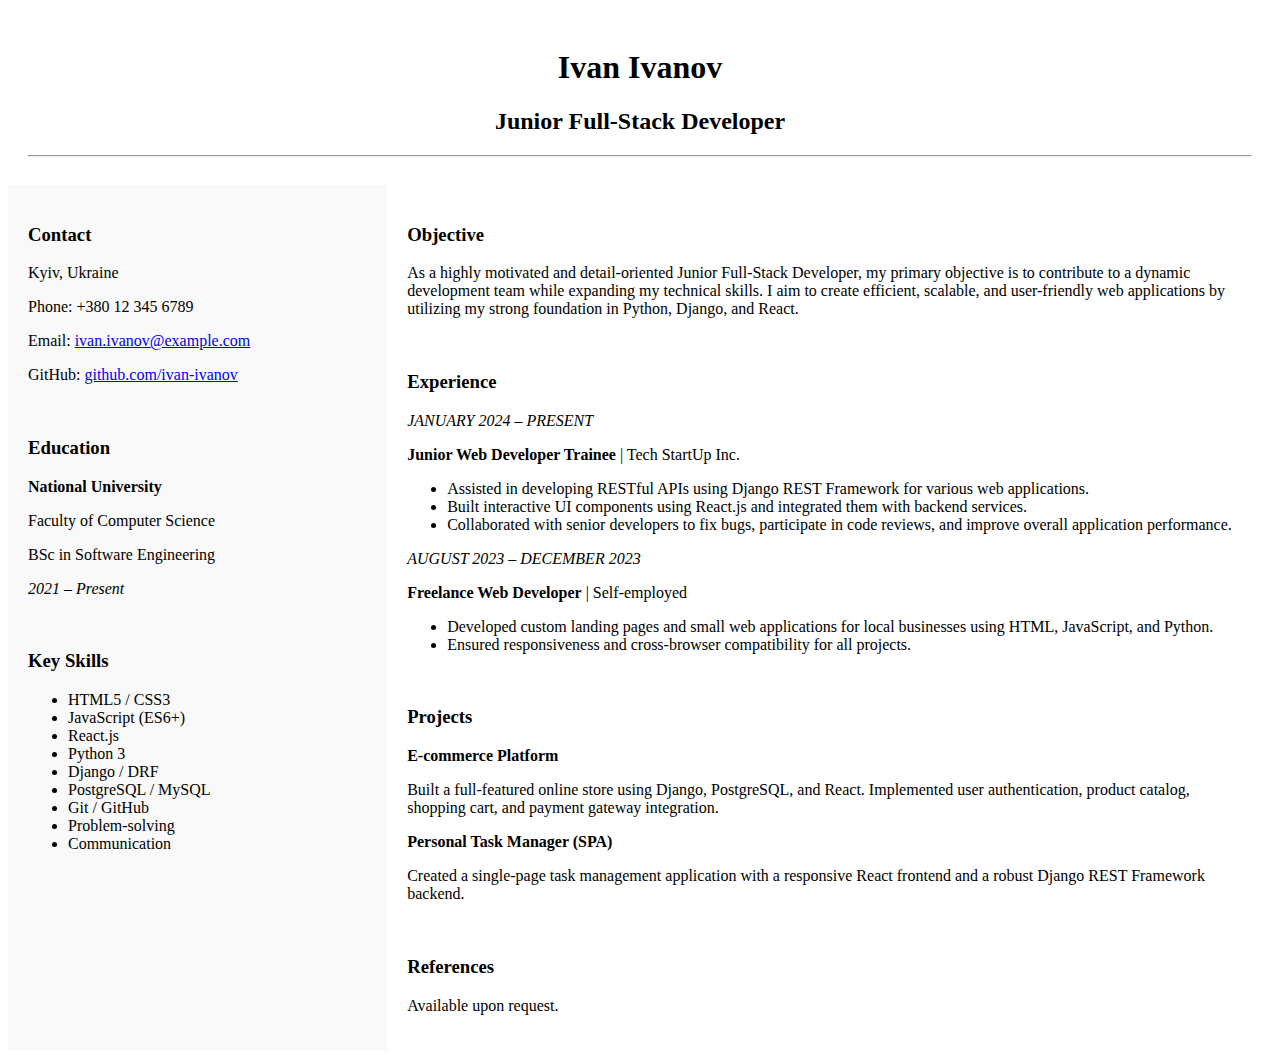
<file: lab_2/index.html>
<!DOCTYPE html>
<html lang="en">

<head>
    <meta charset="UTF-8">
    <meta name="viewport" content="width=device-width, initial-scale=1.0">
    <title>Ivan Ivanov - Junior Full-Stack Developer CV</title>
</head>

<body>
    <table width="100%" cellspacing="0" cellpadding="20" border="0">
        <tr>
            <td colspan="2" valign="top">
                <center>
                    <h1>Ivan Ivanov</h1>
                    <h2>Junior Full-Stack Developer</h2>
                </center>
                <hr>
            </td>
        </tr>
        <tr>
            <!-- Left Column -->
            <td width="30%" valign="top" bgcolor="#f9f9f9">
                <!-- Contact Section -->
                <h3>Contact</h3>
                <p>Kyiv, Ukraine</p>
                <p>Phone: +380 12 345 6789</p>
                <p>Email: <a href="mailto:ivan.ivanov@example.com">ivan.ivanov@example.com</a></p>
                <p>GitHub: <a href="https://github.com/ivan-ivanov">github.com/ivan-ivanov</a></p>
                <br>

                <!-- Education Section -->
                <h3>Education</h3>
                <p><strong>National University</strong></p>
                <p>Faculty of Computer Science</p>
                <p>BSc in Software Engineering</p>
                <p><em>2021 – Present</em></p>
                <br>

                <!-- Key Skills Section -->
                <h3>Key Skills</h3>
                <ul>
                    <li>HTML5 / CSS3</li>
                    <li>JavaScript (ES6+)</li>
                    <li>React.js</li>
                    <li>Python 3</li>
                    <li>Django / DRF</li>
                    <li>PostgreSQL / MySQL</li>
                    <li>Git / GitHub</li>
                    <li>Problem-solving</li>
                    <li>Communication</li>
                </ul>
            </td>

            <!-- Right Column -->
            <td width="70%" valign="top">
                <!-- Objective Section -->
                <h3>Objective</h3>
                <p>As a highly motivated and detail-oriented Junior Full-Stack Developer, my primary objective is to
                    contribute to a dynamic development team while expanding my technical skills. I aim to create
                    efficient, scalable, and user-friendly web applications by utilizing my strong foundation in Python,
                    Django, and React.</p>
                <br>

                <!-- Experience Section -->
                <h3>Experience</h3>
                <p><em>JANUARY 2024 – PRESENT</em></p>
                <p><strong>Junior Web Developer Trainee</strong> | Tech StartUp Inc.</p>
                <ul>
                    <li>Assisted in developing RESTful APIs using Django REST Framework for various web applications.
                    </li>
                    <li>Built interactive UI components using React.js and integrated them with backend services.</li>
                    <li>Collaborated with senior developers to fix bugs, participate in code reviews, and improve
                        overall application performance.</li>
                </ul>

                <p><em>AUGUST 2023 – DECEMBER 2023</em></p>
                <p><strong>Freelance Web Developer</strong> | Self-employed</p>
                <ul>
                    <li>Developed custom landing pages and small web applications for local businesses using HTML,
                        JavaScript, and Python.</li>
                    <li>Ensured responsiveness and cross-browser compatibility for all projects.</li>
                </ul>
                <br>

                <!-- Projects Section -->
                <h3>Projects</h3>
                <p><strong>E-commerce Platform</strong></p>
                <p>Built a full-featured online store using Django, PostgreSQL, and React. Implemented user
                    authentication, product catalog, shopping cart, and payment gateway integration.</p>

                <p><strong>Personal Task Manager (SPA)</strong></p>
                <p>Created a single-page task management application with a responsive React frontend and a robust
                    Django REST Framework backend.</p>
                <br>

                <!-- References Section -->
                <h3>References</h3>
                <p>Available upon request.</p>
            </td>
        </tr>
    </table>
</body>

</html>
</file>
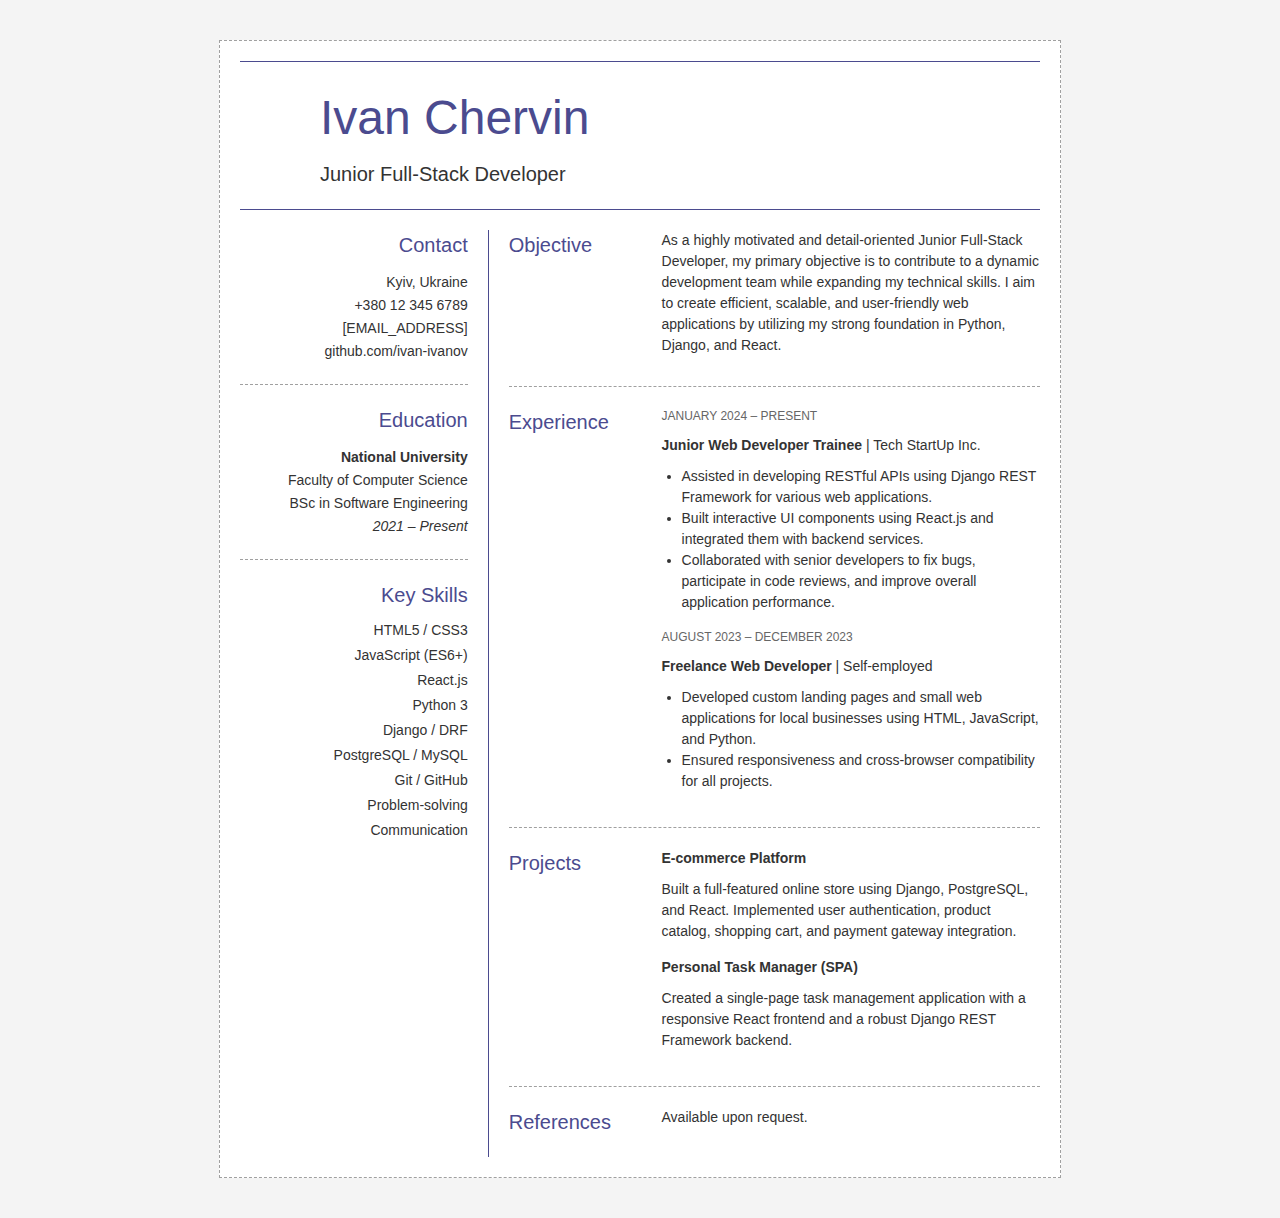
<file: lab_3/index.html>
<!DOCTYPE html>
<html lang="en">

<head>
    <meta charset="UTF-8">
    <meta name="viewport" content="width=device-width, initial-scale=1.0">
    <title>Ivan Chervin - Junior Full-Stack Developer CV</title>
    <link rel="stylesheet" href="styles.css">
</head>

<body>
    <div class="container">
        <!-- Header -->
        <header class="header">
            <h1 class="name">Ivan Chervin</h1>
            <h2 class="title">Junior Full-Stack Developer</h2>
        </header>

        <div class="content-wrapper">
            <!-- Left Column: Sidebar -->
            <aside class="sidebar">
                <section class="section side-section">
                    <h3 class="section-title">Contact</h3>
                    <div class="section-content text-right">
                        <p>Kyiv, Ukraine</p>
                        <p>+380 12 345 6789</p>
                        <p><a href="mailto:ivan.ivanov@example.com">[EMAIL_ADDRESS]</a></p>
                        <p><a href="https://github.com/ivan-ivanov">github.com/ivan-ivanov</a></p>
                    </div>
                </section>

                <section class="section side-section">
                    <h3 class="section-title">Education</h3>
                    <div class="section-content text-right">
                        <p><strong>National University</strong></p>
                        <p>Faculty of Computer Science</p>
                        <p>BSc in Software Engineering</p>
                        <p><em>2021 – Present</em></p>
                    </div>
                </section>

                <section class="section side-section">
                    <h3 class="section-title">Key Skills</h3>
                    <div class="section-content text-right">
                        <ul class="skills-list">
                            <li>HTML5 / CSS3</li>
                            <li>JavaScript (ES6+)</li>
                            <li>React.js</li>
                            <li>Python 3</li>
                            <li>Django / DRF</li>
                            <li>PostgreSQL / MySQL</li>
                            <li>Git / GitHub</li>
                            <li>Problem-solving</li>
                            <li>Communication</li>
                        </ul>
                    </div>
                </section>
            </aside>

            <!-- Right Column: Main Content -->
            <main class="main-content">
                <section class="section main-section">
                    <h3 class="section-title">Objective</h3>
                    <div class="section-content">
                        <p>As a highly motivated and detail-oriented Junior Full-Stack Developer, my primary objective
                            is to contribute to a dynamic development team while expanding my technical skills. I aim to
                            create efficient, scalable, and user-friendly web applications by utilizing my strong
                            foundation in Python, Django, and React.</p>
                    </div>
                </section>

                <section class="section main-section">
                    <h3 class="section-title">Experience</h3>
                    <div class="section-content">
                        <div class="job">
                            <p class="date">JANUARY 2024 – PRESENT</p>
                            <p class="job-title"><strong>Junior Web Developer Trainee</strong> | Tech StartUp Inc.</p>
                            <ul>
                                <li>Assisted in developing RESTful APIs using Django REST Framework for various web
                                    applications.</li>
                                <li>Built interactive UI components using React.js and integrated them with backend
                                    services.</li>
                                <li>Collaborated with senior developers to fix bugs, participate in code reviews, and
                                    improve overall application performance.</li>
                            </ul>
                        </div>

                        <div class="job">
                            <p class="date">AUGUST 2023 – DECEMBER 2023</p>
                            <p class="job-title"><strong>Freelance Web Developer</strong> | Self-employed</p>
                            <ul>
                                <li>Developed custom landing pages and small web applications for local businesses using
                                    HTML, JavaScript, and Python.</li>
                                <li>Ensured responsiveness and cross-browser compatibility for all projects.</li>
                            </ul>
                        </div>
                    </div>
                </section>

                <section class="section main-section">
                    <h3 class="section-title">Projects</h3>
                    <div class="section-content">
                        <div class="project">
                            <p><strong>E-commerce Platform</strong></p>
                            <p>Built a full-featured online store using Django, PostgreSQL, and React. Implemented user
                                authentication, product catalog, shopping cart, and payment gateway integration.</p>
                        </div>
                        <div class="project">
                            <p><strong>Personal Task Manager (SPA)</strong></p>
                            <p>Created a single-page task management application with a responsive React frontend and a
                                robust Django REST Framework backend.</p>
                        </div>
                    </div>
                </section>

                <section class="section main-section">
                    <h3 class="section-title">References</h3>
                    <div class="section-content">
                        <p>Available upon request.</p>
                    </div>
                </section>
            </main>
        </div>
    </div>
</body>

</html>
</file>
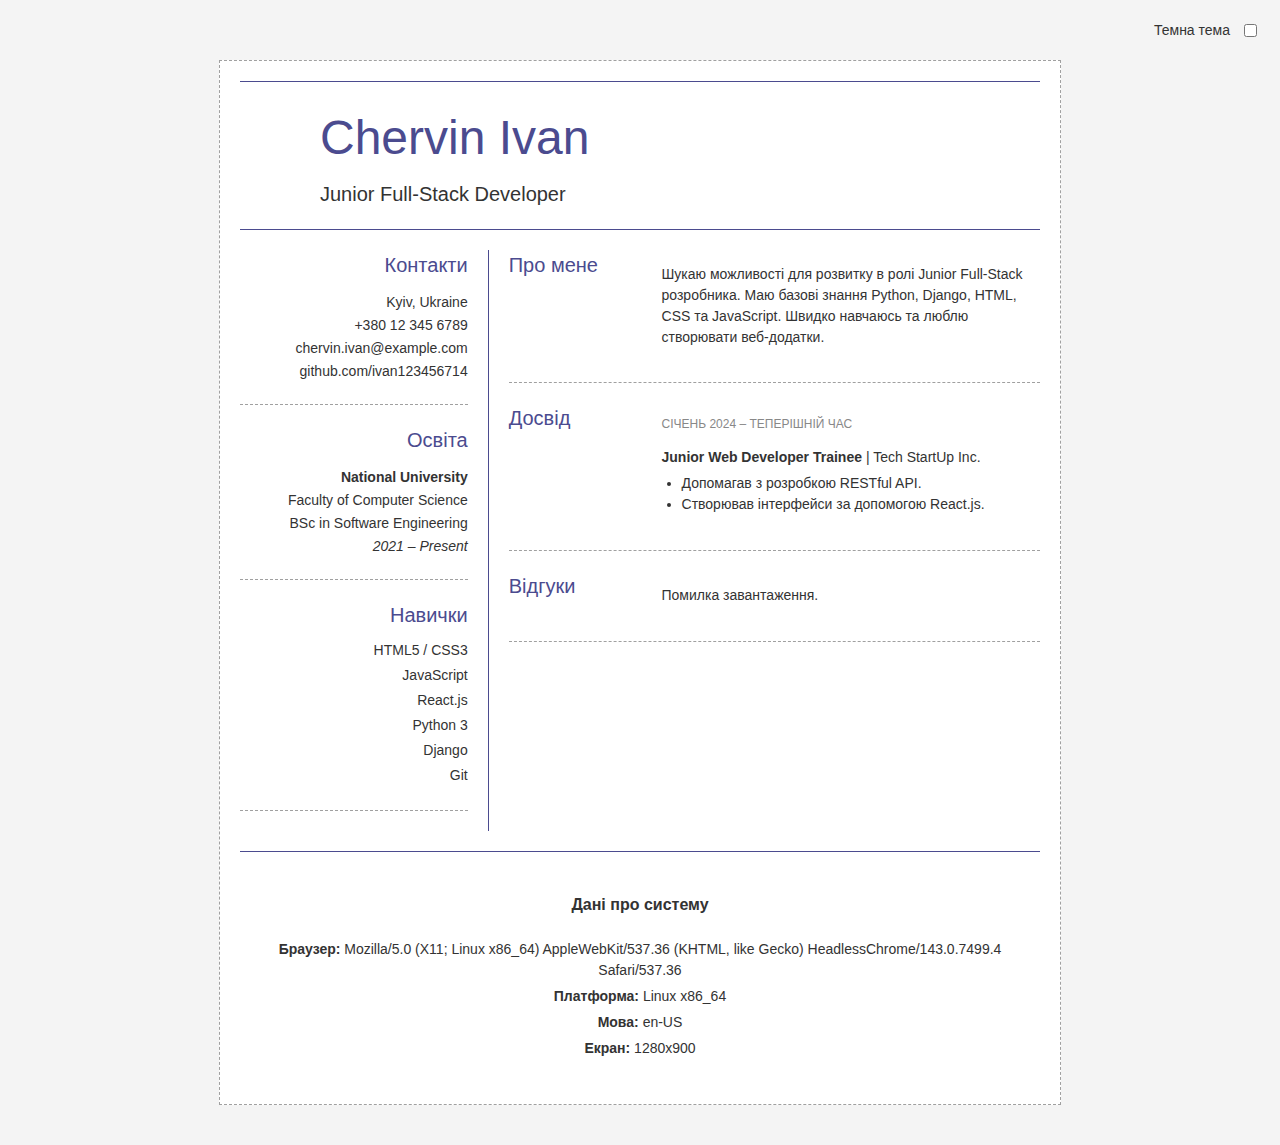
<file: lab_4/index.html>
<!DOCTYPE html>
<html lang="uk">

<head>
    <meta charset="UTF-8">
    <meta name="viewport" content="width=device-width, initial-scale=1.0">
    <title>CV & Lab 4 - Chervin Ivan</title>
    <link rel="stylesheet" href="styles.css">
</head>

<body>
    <div class="theme-switch-wrapper">
        <label for="theme-toggle">Темна тема</label>
        <input type="checkbox" id="theme-toggle">
    </div>

    <!-- Модальне вікно для форми -->
    <div id="feedback-modal" class="modal" style="display: none;">
        <div class="modal-content">
            <span class="close" id="close-modal">&times;</span>
            <h2>Зворотній зв'язок</h2>
            <form action="https://formspree.io/f/xeelvoqe" method="POST">
                <div class="form-group">
                    <label for="name">Ім'я:</label>
                    <input type="text" id="name" name="name" required>
                </div>
                <div class="form-group">
                    <label for="email">Email:</label>
                    <input type="email" id="email" name="email" required>
                </div>
                <div class="form-group">
                    <label for="phone">Номер телефону:</label>
                    <input type="tel" id="phone" name="phone" required>
                </div>
                <div class="form-group">
                    <label for="message">Повідомлення:</label>
                    <textarea id="message" name="message" rows="4" required></textarea>
                </div>
                <button type="submit" class="submit-btn">Відправити</button>
            </form>
        </div>
    </div>

    <div class="container">
        <header class="header">
            <h1 class="name">Chervin Ivan</h1>
            <h2 class="title">Junior Full-Stack Developer</h2>
        </header>

        <div class="content-wrapper">
            <aside class="sidebar">
                <section class="section side-section">
                    <h3 class="section-title">Контакти</h3>
                    <div class="section-content text-right">
                        <p>Kyiv, Ukraine</p>
                        <p>+380 12 345 6789</p>
                        <p><a href="mailto:chervin.ivan@example.com">chervin.ivan@example.com</a></p>
                        <p><a href="https://github.com/ivan123456714">github.com/ivan123456714</a></p>
                    </div>
                </section>

                <section class="section side-section">
                    <h3 class="section-title">Освіта</h3>
                    <div class="section-content text-right">
                        <p><strong>National University</strong></p>
                        <p>Faculty of Computer Science</p>
                        <p>BSc in Software Engineering</p>
                        <p><em>2021 – Present</em></p>
                    </div>
                </section>

                <section class="section side-section">
                    <h3 class="section-title">Навички</h3>
                    <div class="section-content text-right">
                        <ul class="skills-list">
                            <li>HTML5 / CSS3</li>
                            <li>JavaScript</li>
                            <li>React.js</li>
                            <li>Python 3</li>
                            <li>Django</li>
                            <li>Git</li>
                        </ul>
                    </div>
                </section>
            </aside>

            <main class="main-content">
                <section class="section main-section">
                    <h3 class="section-title">Про мене</h3>
                    <div class="section-content">
                        <p>Шукаю можливості для розвитку в ролі Junior Full-Stack розробника. Маю базові знання Python,
                            Django, HTML, CSS та JavaScript. Швидко навчаюсь та люблю створювати веб-додатки.</p>
                    </div>
                </section>

                <section class="section main-section">
                    <h3 class="section-title">Досвід</h3>
                    <div class="section-content">
                        <div class="job">
                            <p class="date">СІЧЕНЬ 2024 – ТЕПЕРІШНІЙ ЧАС</p>
                            <p class="job-title"><strong>Junior Web Developer Trainee</strong> | Tech StartUp Inc.</p>
                            <ul>
                                <li>Допомагав з розробкою RESTful API.</li>
                                <li>Створював інтерфейси за допомогою React.js.</li>
                            </ul>
                        </div>
                    </div>
                </section>

                <!-- Коментарі з сервера -->
                <section class="section main-section" id="employer-comments-section">
                    <h3 class="section-title">Відгуки</h3>
                    <div class="section-content" id="comments-container">
                        <p>Завантаження відгуків...</p>
                    </div>
                </section>

            </main>
        </div>

        <footer class="footer">
            <h4>Дані про систему</h4>
            <div id="os-info"></div>
        </footer>
    </div>

    <script src="script.js"></script>
</body>

</html>
</file>
<file: lab_3/styles.css>
:root {
    --primary-color: #4b4b8f; /* Blue-purple from the example */
    --text-color: #333;
    --border-color: #4b4b8f; 
    --dashed-border: #a0a0a0; /* For outer bounds if we want, or simple grey */
}

body {
    font-family: Arial, Helvetica, sans-serif;
    color: var(--text-color);
    background-color: #f4f4f4;
    margin: 0;
    padding: 40px 0;
    line-height: 1.5;
}

.container {
    max-width: 800px;
    margin: 0 auto;
    background-color: #fff;
    border: 1px dashed var(--dashed-border);
    padding: 20px;
}

/* Header */
.header {
    border-top: 1px solid var(--border-color);
    border-bottom: 1px solid var(--border-color);
    padding: 20px 10%;
    margin-bottom: 20px;
}

.name {
    margin: 0;
    font-size: 48px;
    font-weight: normal;
    color: var(--primary-color);
}

.title {
    margin: 5px 0 0 0;
    font-size: 20px;
    font-weight: normal;
    color: var(--text-color);
}

.content-wrapper {
    display: flex;
    flex-direction: row;
}

/* Sidebar (Left Column) */
.sidebar {
    width: 30%;
    border-right: 1px solid var(--border-color);
    padding-right: 20px;
}

.text-right {
    text-align: right;
}

.side-section {
    border-bottom: 1px dashed var(--dashed-border);
    padding-bottom: 20px;
    margin-bottom: 20px;
    display: flex;
    flex-direction: column;
}

.side-section h3 {
    text-align: right;
    margin-top: 0;
    font-weight: normal;
    font-size: 20px;
    color: var(--primary-color);
    margin-bottom: 10px;
}

.side-section p {
    margin: 2px 0;
    font-size: 14px;
}

.side-section a {
    color: var(--text-color);
    text-decoration: none;
}

.skills-list {
    list-style: none;
    padding: 0;
    margin: 0;
    font-size: 14px;
}

.skills-list li {
    margin-bottom: 4px;
}

/* Main Content (Right Column) */
.main-content {
    width: 70%;
    padding-left: 20px;
}

.main-section {
    border-bottom: 1px dashed var(--dashed-border);
    padding-bottom: 20px;
    margin-bottom: 20px;
    display: flex;
    flex-direction: row;
}

/* Specific alignments like in the image where title is on left and content on right in the sections themselves */
.main-section {
    display: flex;
    gap: 20px;
    align-items: flex-start;
}

.main-section .section-title {
    width: 25%;
    margin-top: 0;
    font-weight: normal;
    font-size: 20px;
    color: var(--primary-color);
    flex-shrink: 0;
}

.main-section .section-content {
    width: 75%;
    font-size: 14px;
}

.main-section .section-content p {
    margin-top: 0;
    margin-bottom: 10px;
}

.job, .project {
    margin-bottom: 15px;
}

.date {
    font-size: 12px;
    color: #666;
    margin-bottom: 2px;
    text-transform: uppercase;
}

.job-title {
    margin-bottom: 5px;
}

.job ul {
    margin-top: 5px;
    padding-left: 20px;
}

/* Remove last dashed borders */
.side-section:last-child,
.main-section:last-child {
    border-bottom: none;
    margin-bottom: 0;
    padding-bottom: 0;
}
</file>
<file: lab_4/styles.css>
:root {
    --primary-color: #4b4b8f;
    --text-color: #333;
    --border-color: #4b4b8f;
    --dashed-border: #a0a0a0;
    --bg-color: #f4f4f4;
    --container-bg: #fff;
    --comment-bg: #f9f9f9;
}

body.dark-mode {
    --primary-color: #8c8cff;
    --text-color: #eee;
    --border-color: #8c8cff;
    --dashed-border: #666;
    --bg-color: #222;
    --container-bg: #333;
    --comment-bg: #444;
}

body {
    font-family: Arial, sans-serif;
    color: var(--text-color);
    background-color: var(--bg-color);
    margin: 0;
    padding: 60px 0 40px 0;
    line-height: 1.5;
    transition: 0.3s;
}

.container {
    max-width: 800px;
    margin: 0 auto;
    background-color: var(--container-bg);
    border: 1px dashed var(--dashed-border);
    padding: 20px;
    transition: 0.3s;
}

.header {
    border-top: 1px solid var(--border-color);
    border-bottom: 1px solid var(--border-color);
    padding: 20px 10%;
    margin-bottom: 20px;
}

.name {
    margin: 0;
    font-size: 48px;
    font-weight: normal;
    color: var(--primary-color);
}

.title {
    margin: 5px 0 0 0;
    font-size: 20px;
    font-weight: normal;
    color: var(--text-color);
}

.content-wrapper {
    display: flex;
}

.sidebar {
    width: 30%;
    border-right: 1px solid var(--border-color);
    padding-right: 20px;
}

.text-right {
    text-align: right;
}

.side-section {
    border-bottom: 1px dashed var(--dashed-border);
    padding-bottom: 20px;
    margin-bottom: 20px;
    display: flex;
    flex-direction: column;
}

.side-section h3 {
    text-align: right;
    margin-top: 0;
    font-weight: normal;
    font-size: 20px;
    color: var(--primary-color);
    margin-bottom: 10px;
}

.side-section p {
    margin: 2px 0;
    font-size: 14px;
}

.side-section a {
    color: var(--text-color);
    text-decoration: none;
}

.skills-list {
    list-style: none;
    padding: 0;
    margin: 0;
    font-size: 14px;
}

.skills-list li {
    margin-bottom: 4px;
}

.main-content {
    width: 70%;
    padding-left: 20px;
}

.main-section {
    border-bottom: 1px dashed var(--dashed-border);
    padding-bottom: 20px;
    margin-bottom: 20px;
    display: flex;
    gap: 20px;
    align-items: flex-start;
}

.main-section .section-title {
    width: 25%;
    margin-top: 0;
    font-weight: normal;
    font-size: 20px;
    color: var(--primary-color);
    flex-shrink: 0;
}

.main-section .section-content {
    width: 75%;
    font-size: 14px;
}

.job {
    margin-bottom: 15px;
}

.date {
    font-size: 12px;
    color: #888;
    margin-bottom: 2px;
}

body.dark-mode .date {
    color: #bbb;
}

.job-title {
    margin-bottom: 5px;
}

.job ul {
    margin-top: 5px;
    padding-left: 20px;
}

.modal {
    position: fixed;
    z-index: 1000;
    left: 0;
    top: 0;
    width: 100%;
    height: 100%;
    background-color: rgba(0, 0, 0, 0.6);
}

.modal-content {
    background-color: var(--container-bg);
    margin: 10% auto;
    padding: 20px;
    border: 1px solid var(--dashed-border);
    width: 90%;
    max-width: 500px;
    border-radius: 8px;
    color: var(--text-color);
}

.close {
    color: #aaa;
    float: right;
    font-size: 28px;
    font-weight: bold;
    cursor: pointer;
}

.close:hover {
    color: var(--text-color);
}

.form-group {
    margin-bottom: 15px;
}

.form-group label {
    display: block;
    margin-bottom: 5px;
    font-weight: bold;
}

.form-group input,
.form-group textarea {
    width: 100%;
    padding: 8px;
    box-sizing: border-box;
    border: 1px solid var(--dashed-border);
    border-radius: 4px;
    background-color: var(--bg-color);
    color: var(--text-color);
}

.submit-btn {
    background-color: var(--primary-color);
    color: white;
    border: none;
    padding: 10px 20px;
    font-size: 16px;
    border-radius: 4px;
    cursor: pointer;
}

.theme-switch-wrapper {
    position: absolute;
    top: 20px;
    right: 20px;
    display: flex;
    align-items: center;
    gap: 10px;
    font-size: 14px;
}

.comment {
    background: var(--comment-bg);
    padding: 10px;
    margin-bottom: 10px;
    border-left: 4px solid var(--primary-color);
    border-radius: 4px;
}

.footer {
    padding: 20px;
    text-align: center;
    border-top: 1px solid var(--border-color);
    margin-top: 20px;
}

.footer p {
    margin: 5px 0;
    font-size: 14px;
}
</file>
